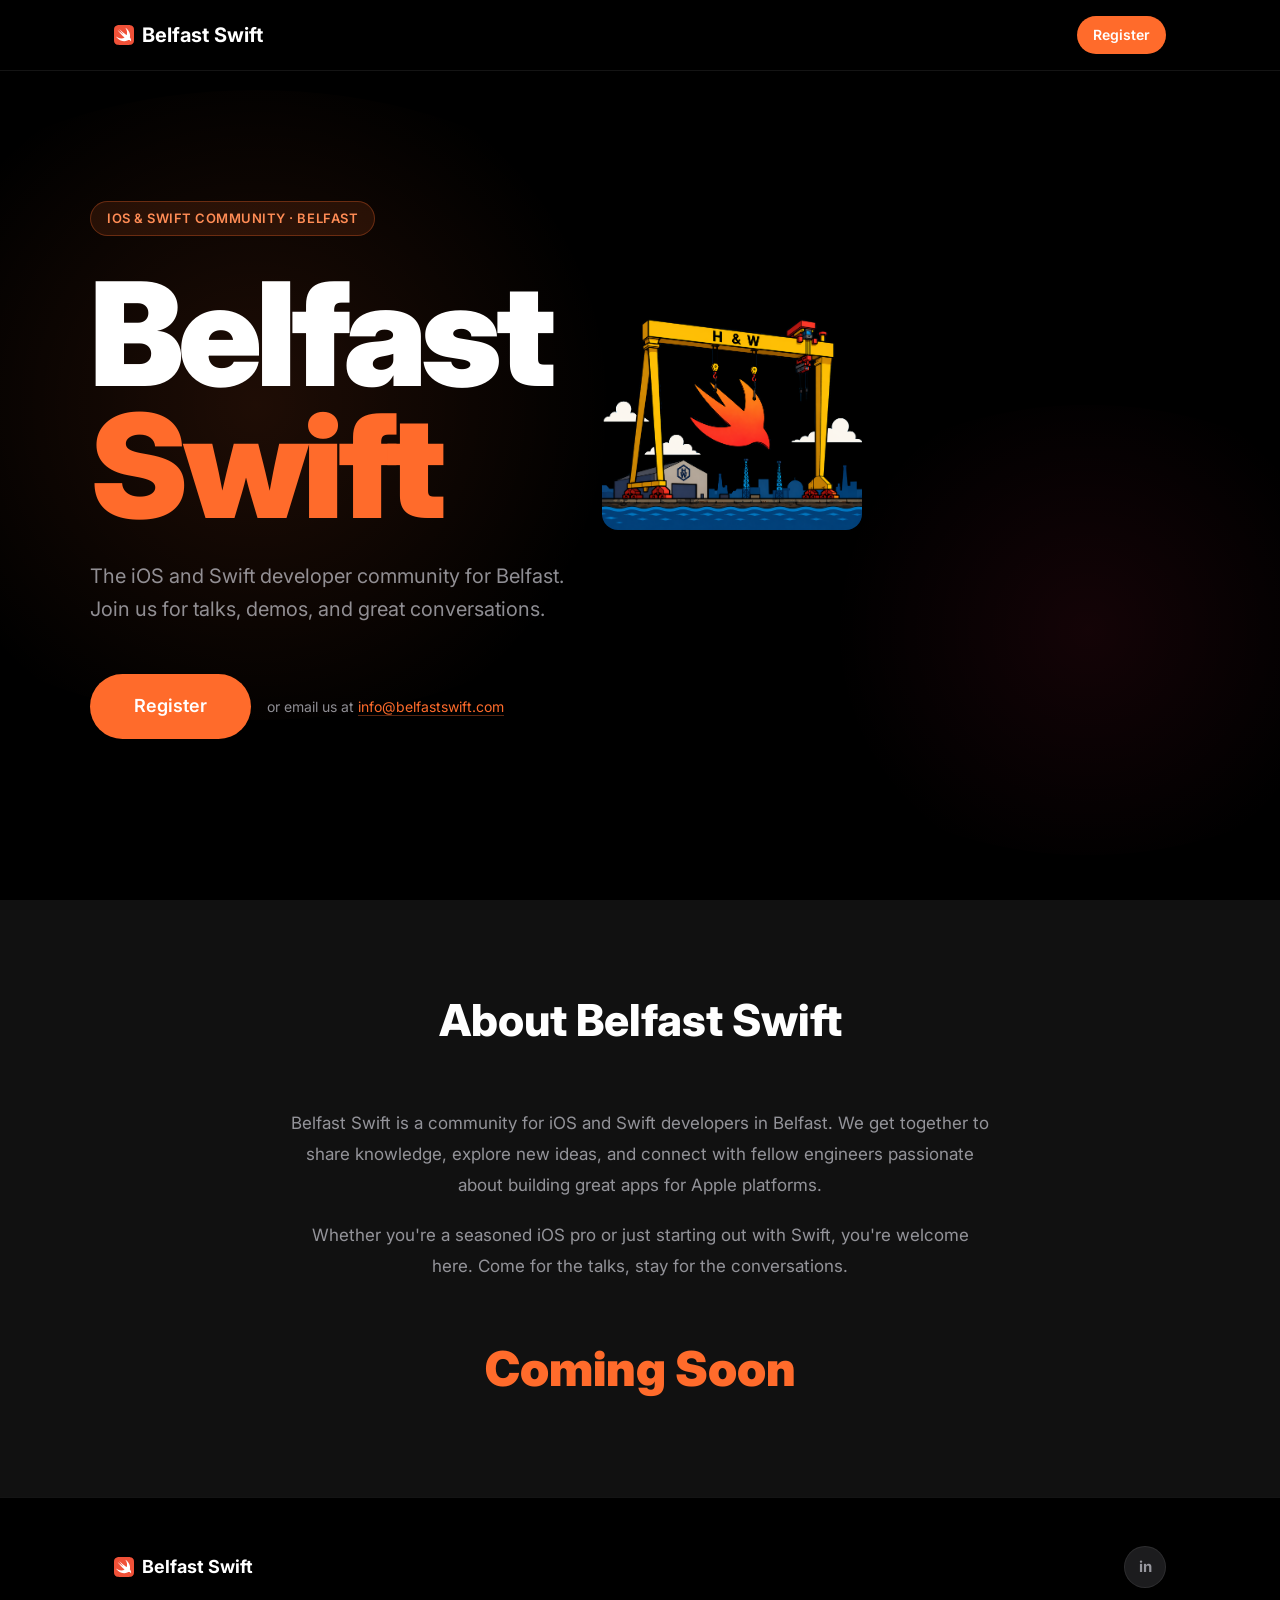
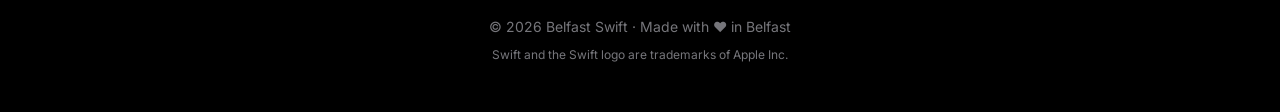
<file: index.html>
<!DOCTYPE html>
<html lang="en" data-theme="swift">
<head>
    <meta charset="UTF-8">
    <meta name="viewport" content="width=device-width, initial-scale=1.0, viewport-fit=cover">
    <title>Belfast Swift — iOS Meetup</title>
    <meta name="description" content="Belfast's iOS & Swift developer community. Join us on 14th May 2026 at ASOS, Custom House, Custom House Square, Belfast.">
    <link rel="preconnect" href="https://fonts.googleapis.com">
    <link rel="preconnect" href="https://fonts.gstatic.com" crossorigin>
    <link href="https://fonts.googleapis.com/css2?family=Inter:wght@400;500;600;700;800;900&display=swap" rel="stylesheet">
    <link rel="stylesheet" href="style.css">
    <script defer src="https://cloud.umami.is/script.js" data-website-id="cdcbf746-5a74-49e8-9160-6a6207dc186e"></script>
</head>
<body>

    <a href="#main-content" class="skip-link">Skip to main content</a>

    <!-- Navigation -->
    <nav class="nav" aria-label="Main">
        <div class="nav__container">
            <a href="index.html" class="nav__logo" aria-label="Belfast Swift — home">
                <svg class="swift-icon" viewBox="0 0 59.391 59.391" aria-hidden="true">
                    <path fill="#F05138" d="M59.387 16.45a82.463 82.463 0 0 0-.027-1.792c-.035-1.301-.112-2.614-.343-3.9-.234-1.307-.618-2.523-1.222-3.71a12.464 12.464 0 0 0-5.453-5.452C51.156.992 49.941.609 48.635.374c-1.288-.232-2.6-.308-3.902-.343a85.714 85.714 0 0 0-1.792-.027C42.23 0 41.52 0 40.813 0H18.578c-.71 0-1.419 0-2.128.004-.597.004-1.195.01-1.792.027-.325.009-.651.02-.978.036-.978.047-1.959.133-2.924.307-.98.176-1.908.436-2.811.81A12.503 12.503 0 0 0 3.89 3.89a12.46 12.46 0 0 0-2.294 3.158C.992 8.235.61 9.45.374 10.758c-.231 1.286-.308 2.599-.343 3.9a85.767 85.767 0 0 0-.027 1.792C-.001 17.16 0 17.869 0 18.578v22.235c0 .71 0 1.418.004 2.128.004.597.01 1.194.027 1.791.035 1.302.112 2.615.343 3.901.235 1.307.618 2.523 1.222 3.71a12.457 12.457 0 0 0 5.453 5.453c1.186.603 2.401.986 3.707 1.22 1.287.232 2.6.31 3.902.344.597.016 1.195.023 1.793.027.709.005 1.417.004 2.127.004h22.235c.709 0 1.418 0 2.128-.004.597-.004 1.194-.011 1.792-.027 1.302-.035 2.614-.112 3.902-.343 1.306-.235 2.521-.618 3.707-1.222a12.461 12.461 0 0 0 5.453-5.452c.604-1.187.987-2.403 1.222-3.71.231-1.286.308-2.6.343-3.9.016-.598.023-1.194.027-1.792.004-.71.004-1.419.004-2.129V18.578c0-.71 0-1.419-.004-2.128z"/>
                    <path fill="#FFF" d="m47.06 36.66-.004-.004c.066-.224.134-.446.191-.675 2.465-9.821-3.55-21.432-13.731-27.546 4.461 6.048 6.434 13.374 4.681 19.78-.156.571-.344 1.12-.552 1.653-.225-.148-.51-.316-.89-.527 0 0-10.127-6.252-21.103-17.312-.288-.29 5.852 8.777 12.822 16.14-3.284-1.843-12.434-8.5-18.227-13.802.712 1.187 1.558 2.33 2.489 3.43C17.573 23.932 23.882 31.5 31.44 37.314c-5.31 3.25-12.814 3.502-20.285.003a30.646 30.646 0 0 1-5.193-3.098c3.162 5.058 8.033 9.423 13.96 11.97 7.07 3.039 14.1 2.833 19.336.05l-.004.007c.024-.016.055-.032.08-.047.214-.116.428-.234.636-.358 2.516-1.306 7.485-2.63 10.152 2.559.654 1.27 2.041-5.46-3.061-11.74z"/>
                </svg>
                Belfast Swift
            </a>
            <div class="nav__right">
                <a href="mailto:info@belfastswift.com?subject=Interest%20in%20attending&body=I'm%20interested%20in%20attending%20the%20next%20Belfast%20Swift%20event!" class="nav__cta" data-umami-event="register_nav">Register</a>
            </div>
        </div>
    </nav>

    <!-- Hero -->
    <main id="main-content">
    <section class="hero" aria-labelledby="hero-heading">
        <div class="hero__bg"></div>
        <div class="hero__container">
            <div class="hero__badge">iOS &amp; Swift Community · Belfast</div>
            <div class="hero__title-row">
                <h1 class="hero__title" id="hero-heading">
                    Belfast<br>
                    <span class="hero__title-accent">Swift</span>
                </h1>
                <img src="BelfastSwiftLogo.PNG" alt="Belfast Swift logo" class="hero__logo">
            </div>
            <p class="hero__subtitle">The iOS and Swift developer community for Belfast. Join us for talks, demos, and great conversations.</p>
            <div class="hero__actions">
                <a href="mailto:info@belfastswift.com?subject=Interest%20in%20attending&body=I'm%20interested%20in%20attending%20the%20next%20Belfast%20Swift%20event!" class="btn btn--primary btn--large" data-umami-event="register_hero">Register</a>
                <p class="hero__email-fallback">or email us at <a href="mailto:info@belfastswift.com" class="hero__email-link">info@belfastswift.com</a></p>
            </div>
        </div>
    </section>

    <!-- About -->
    <section class="about section" id="about" aria-labelledby="about-heading">
        <div class="container">
            <div class="section__header">
                <h2 class="section__title" id="about-heading">About Belfast Swift</h2>
            </div>
            <div class="about__content">
                <p class="about__text">Belfast Swift is a community for iOS and Swift developers in Belfast. We get together to share knowledge, explore new ideas, and connect with fellow engineers passionate about building great apps for Apple platforms.</p>
                <p class="about__text">Whether you're a seasoned iOS pro or just starting out with Swift, you're welcome here. Come for the talks, stay for the conversations.</p>
            </div>
            <div class="about__stats">
                <div class="stat">
                    <div class="stat__number">Coming Soon</div>
                </div>
            </div>
        </div>
    </section>
    </main>

    <!-- Footer -->
    <footer class="footer">
        <div class="container">
            <div class="footer__content">
                <a href="index.html" class="footer__logo" aria-label="Belfast Swift — back to top">
                    <svg class="swift-icon" viewBox="0 0 59.391 59.391" aria-hidden="true">
                        <path fill="#F05138" d="M59.387 16.45a82.463 82.463 0 0 0-.027-1.792c-.035-1.301-.112-2.614-.343-3.9-.234-1.307-.618-2.523-1.222-3.71a12.464 12.464 0 0 0-5.453-5.452C51.156.992 49.941.609 48.635.374c-1.288-.232-2.6-.308-3.902-.343a85.714 85.714 0 0 0-1.792-.027C42.23 0 41.52 0 40.813 0H18.578c-.71 0-1.419 0-2.128.004-.597.004-1.195.01-1.792.027-.325.009-.651.02-.978.036-.978.047-1.959.133-2.924.307-.98.176-1.908.436-2.811.81A12.503 12.503 0 0 0 3.89 3.89a12.46 12.46 0 0 0-2.294 3.158C.992 8.235.61 9.45.374 10.758c-.231 1.286-.308 2.599-.343 3.9a85.767 85.767 0 0 0-.027 1.792C-.001 17.16 0 17.869 0 18.578v22.235c0 .71 0 1.418.004 2.128.004.597.01 1.194.027 1.791.035 1.302.112 2.615.343 3.901.235 1.307.618 2.523 1.222 3.71a12.457 12.457 0 0 0 5.453 5.453c1.186.603 2.401.986 3.707 1.22 1.287.232 2.6.31 3.902.344.597.016 1.195.023 1.793.027.709.005 1.417.004 2.127.004h22.235c.709 0 1.418 0 2.128-.004.597-.004 1.194-.011 1.792-.027 1.302-.035 2.614-.112 3.902-.343 1.306-.235 2.521-.618 3.707-1.222a12.461 12.461 0 0 0 5.453-5.452c.604-1.187.987-2.403 1.222-3.71.231-1.286.308-2.6.343-3.9.016-.598.023-1.194.027-1.792.004-.71.004-1.419.004-2.129V18.578c0-.71 0-1.419-.004-2.128z"/>
                        <path fill="#FFF" d="m47.06 36.66-.004-.004c.066-.224.134-.446.191-.675 2.465-9.821-3.55-21.432-13.731-27.546 4.461 6.048 6.434 13.374 4.681 19.78-.156.571-.344 1.12-.552 1.653-.225-.148-.51-.316-.89-.527 0 0-10.127-6.252-21.103-17.312-.288-.29 5.852 8.777 12.822 16.14-3.284-1.843-12.434-8.5-18.227-13.802.712 1.187 1.558 2.33 2.489 3.43C17.573 23.932 23.882 31.5 31.44 37.314c-5.31 3.25-12.814 3.502-20.285.003a30.646 30.646 0 0 1-5.193-3.098c3.162 5.058 8.033 9.423 13.96 11.97 7.07 3.039 14.1 2.833 19.336.05l-.004.007c.024-.016.055-.032.08-.047.214-.116.428-.234.636-.358 2.516-1.306 7.485-2.63 10.152 2.559.654 1.27 2.041-5.46-3.061-11.74z"/>
                    </svg>
                    Belfast Swift
                </a>
                <div class="footer__social">
                    <a href="https://www.linkedin.com/company/belfast-swift" target="_blank" rel="noopener noreferrer" class="footer__social-link" aria-label="LinkedIn" title="LinkedIn">in</a>
                </div>
            </div>
            <div class="footer__bottom">
                <p>© 2026 Belfast Swift · Made with ❤️ in Belfast</p>
                <p class="footer__trademark">Swift and the Swift logo are trademarks of Apple Inc.</p>
            </div>
        </div>
    </footer>

    <script src="script.js"></script>
</body>
</html>
</file>
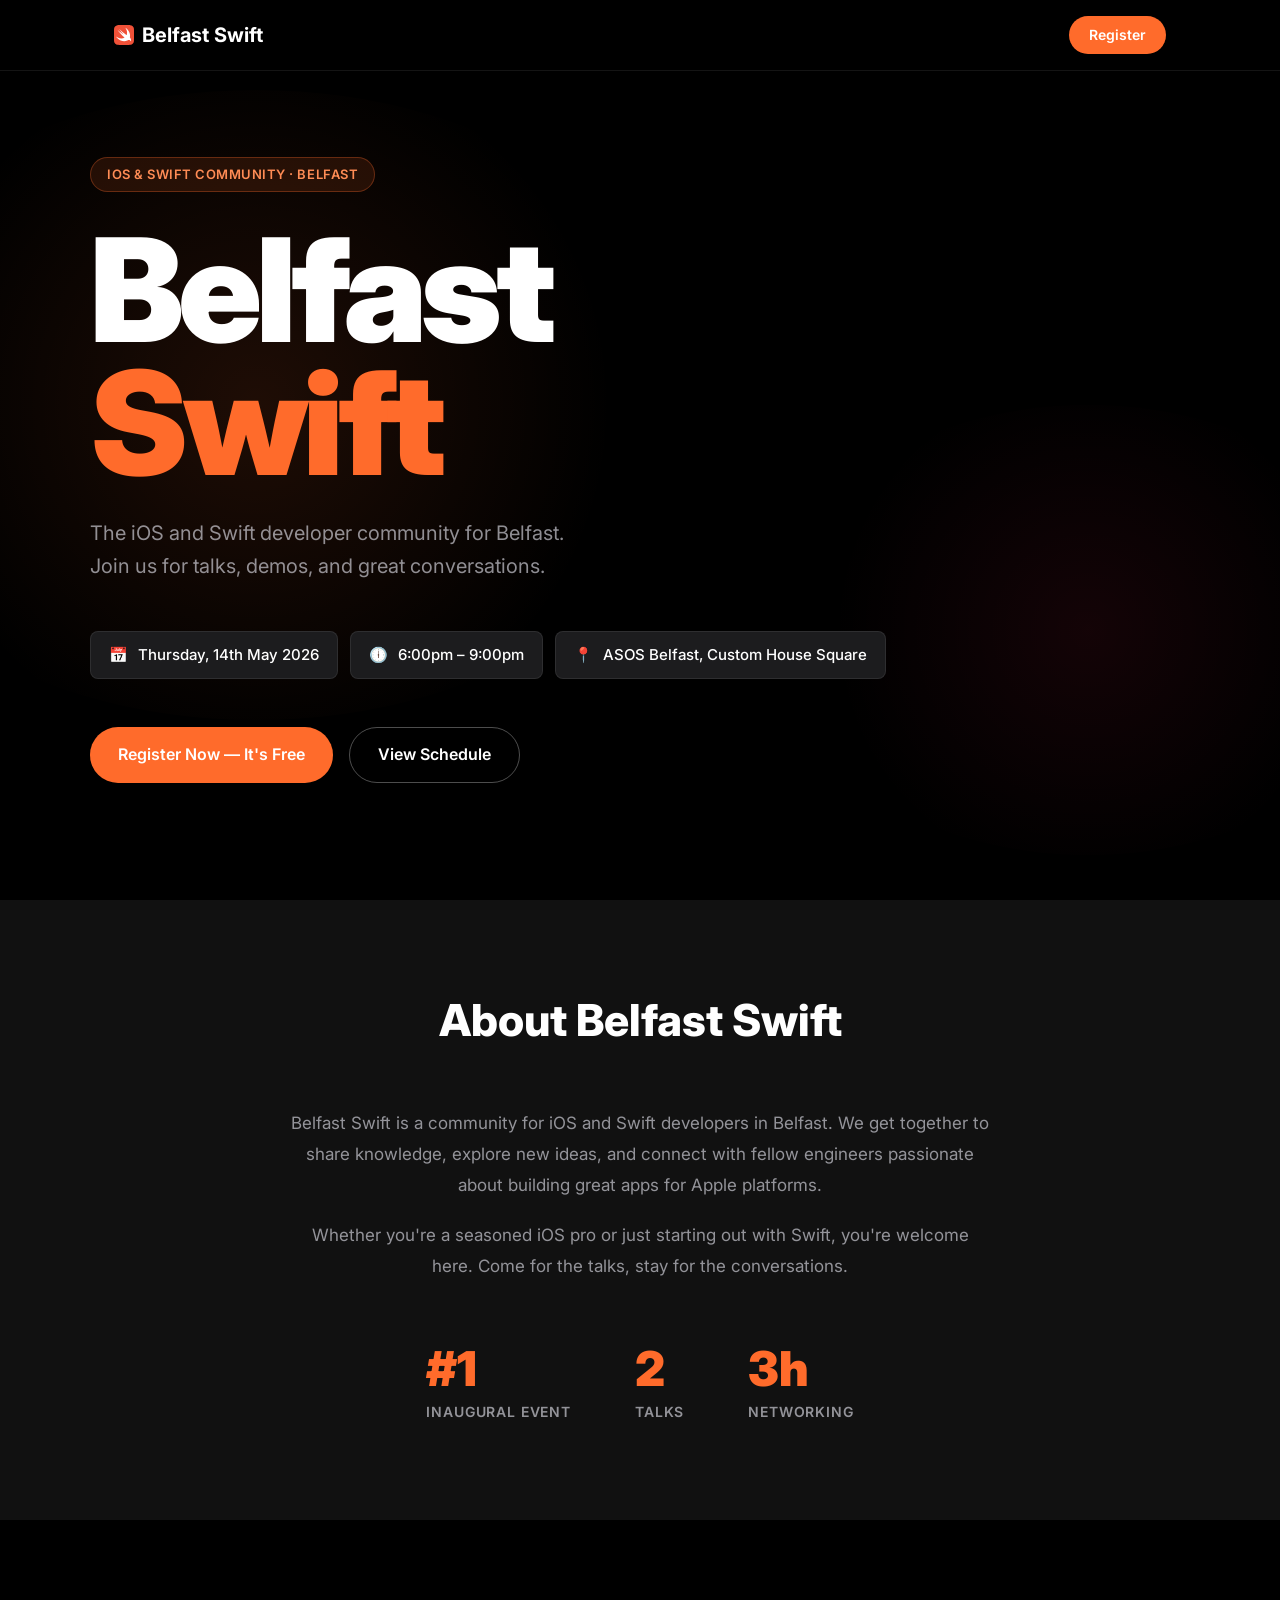
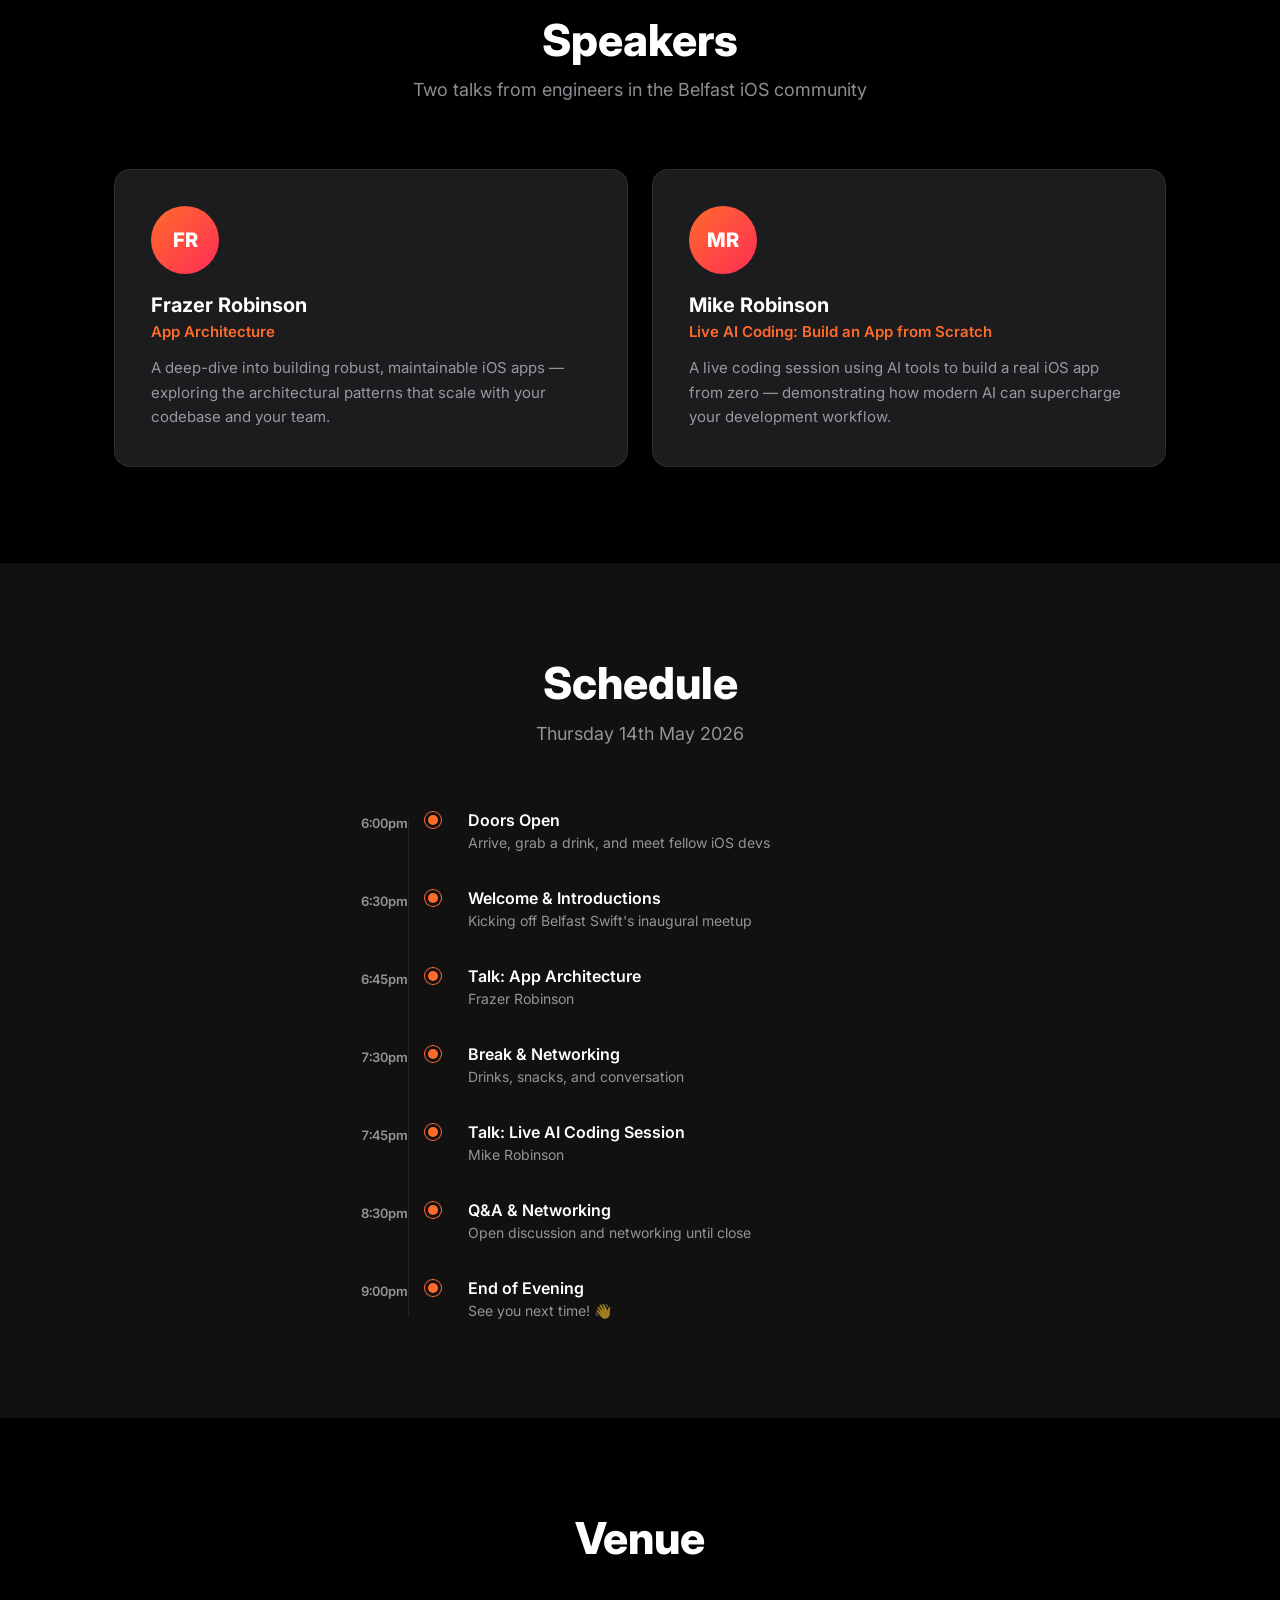
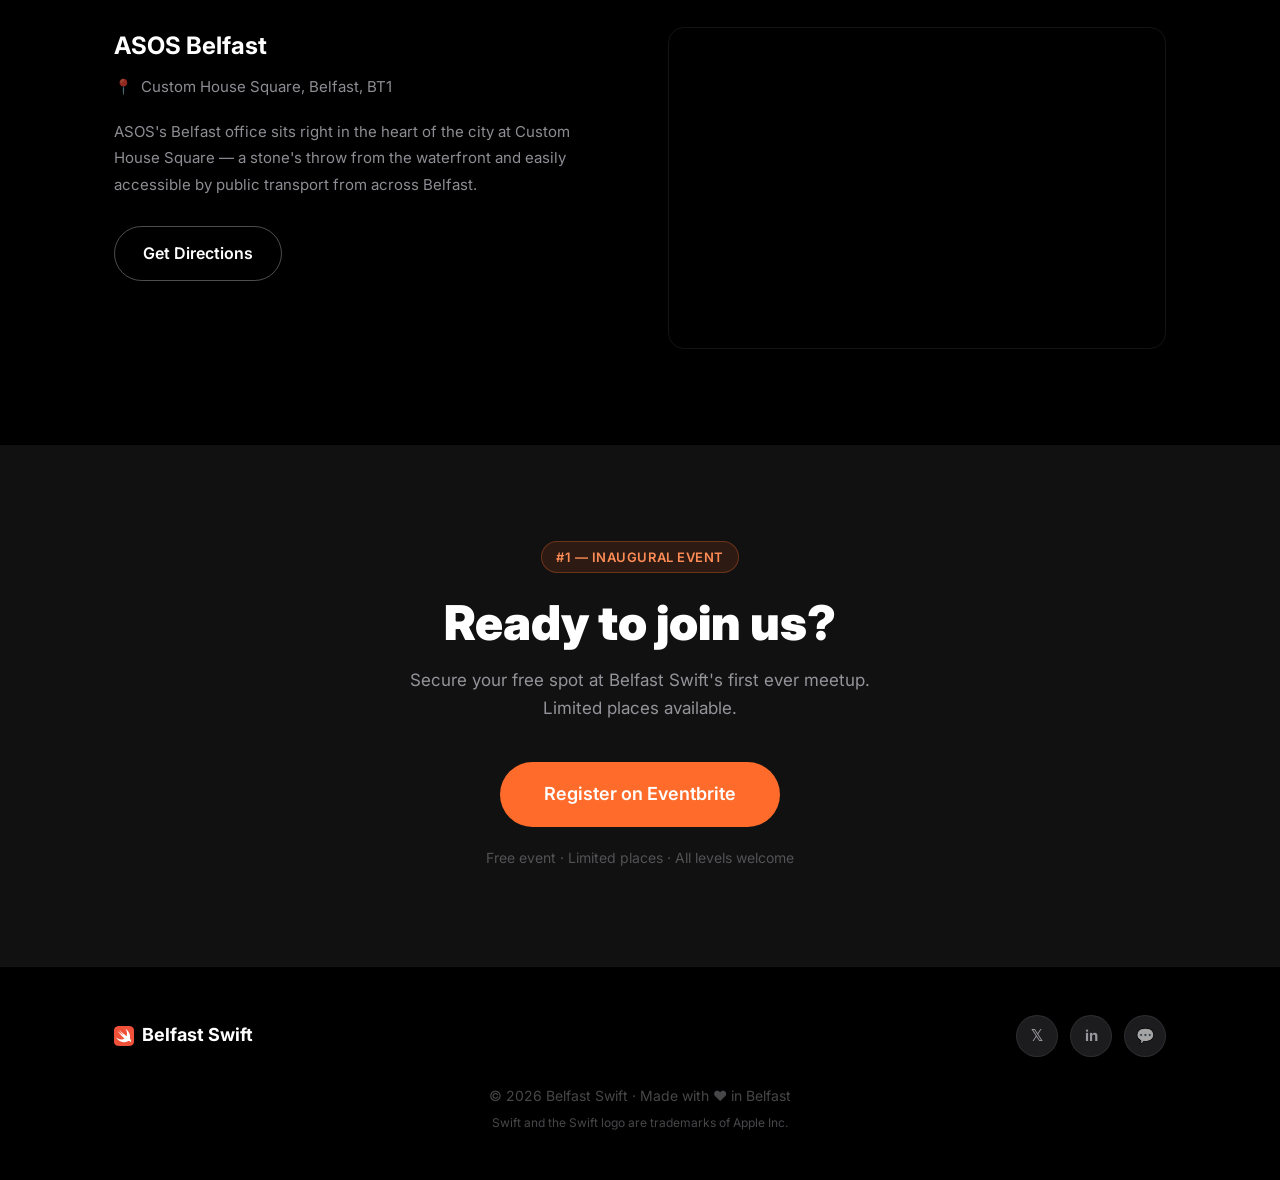
<file: website/index.html>
<!DOCTYPE html>
<html lang="en" data-theme="swift">
<head>
    <meta charset="UTF-8">
    <meta name="viewport" content="width=device-width, initial-scale=1.0">
    <title>Belfast Swift — iOS Meetup</title>
    <meta name="description" content="Belfast's iOS & Swift developer community. Join us on 14th May 2026 at ASOS Belfast, Custom House Square.">
    <link rel="preconnect" href="https://fonts.googleapis.com">
    <link rel="preconnect" href="https://fonts.gstatic.com" crossorigin>
    <link href="https://fonts.googleapis.com/css2?family=Inter:wght@400;500;600;700;800;900&display=swap" rel="stylesheet">
    <link rel="stylesheet" href="style.css">
</head>
<body>

    <!-- Navigation -->
    <nav class="nav">
        <div class="nav__container">
            <div class="nav__logo">
                <svg class="swift-icon" viewBox="0 0 59.391 59.391" aria-hidden="true">
                    <path fill="#F05138" d="M59.387 16.45a82.463 82.463 0 0 0-.027-1.792c-.035-1.301-.112-2.614-.343-3.9-.234-1.307-.618-2.523-1.222-3.71a12.464 12.464 0 0 0-5.453-5.452C51.156.992 49.941.609 48.635.374c-1.288-.232-2.6-.308-3.902-.343a85.714 85.714 0 0 0-1.792-.027C42.23 0 41.52 0 40.813 0H18.578c-.71 0-1.419 0-2.128.004-.597.004-1.195.01-1.792.027-.325.009-.651.02-.978.036-.978.047-1.959.133-2.924.307-.98.176-1.908.436-2.811.81A12.503 12.503 0 0 0 3.89 3.89a12.46 12.46 0 0 0-2.294 3.158C.992 8.235.61 9.45.374 10.758c-.231 1.286-.308 2.599-.343 3.9a85.767 85.767 0 0 0-.027 1.792C-.001 17.16 0 17.869 0 18.578v22.235c0 .71 0 1.418.004 2.128.004.597.01 1.194.027 1.791.035 1.302.112 2.615.343 3.901.235 1.307.618 2.523 1.222 3.71a12.457 12.457 0 0 0 5.453 5.453c1.186.603 2.401.986 3.707 1.22 1.287.232 2.6.31 3.902.344.597.016 1.195.023 1.793.027.709.005 1.417.004 2.127.004h22.235c.709 0 1.418 0 2.128-.004.597-.004 1.194-.011 1.792-.027 1.302-.035 2.614-.112 3.902-.343 1.306-.235 2.521-.618 3.707-1.222a12.461 12.461 0 0 0 5.453-5.452c.604-1.187.987-2.403 1.222-3.71.231-1.286.308-2.6.343-3.9.016-.598.023-1.194.027-1.792.004-.71.004-1.419.004-2.129V18.578c0-.71 0-1.419-.004-2.128z"/>
                    <path fill="#FFF" d="m47.06 36.66-.004-.004c.066-.224.134-.446.191-.675 2.465-9.821-3.55-21.432-13.731-27.546 4.461 6.048 6.434 13.374 4.681 19.78-.156.571-.344 1.12-.552 1.653-.225-.148-.51-.316-.89-.527 0 0-10.127-6.252-21.103-17.312-.288-.29 5.852 8.777 12.822 16.14-3.284-1.843-12.434-8.5-18.227-13.802.712 1.187 1.558 2.33 2.489 3.43C17.573 23.932 23.882 31.5 31.44 37.314c-5.31 3.25-12.814 3.502-20.285.003a30.646 30.646 0 0 1-5.193-3.098c3.162 5.058 8.033 9.423 13.96 11.97 7.07 3.039 14.1 2.833 19.336.05l-.004.007c.024-.016.055-.032.08-.047.214-.116.428-.234.636-.358 2.516-1.306 7.485-2.63 10.152 2.559.654 1.27 2.041-5.46-3.061-11.74z"/>
                </svg>
                Belfast Swift
            </div>
            <div class="nav__right">
                <a href="#rsvp" class="nav__cta">Register</a>
            </div>
        </div>
    </nav>

    <!-- Hero -->
    <section class="hero">
        <div class="hero__bg"></div>
        <div class="hero__container">
            <div class="hero__badge">iOS &amp; Swift Community · Belfast</div>
            <h1 class="hero__title">
                Belfast<br>
                <span class="hero__title-accent">Swift</span>
            </h1>
            <p class="hero__subtitle">The iOS and Swift developer community for Belfast. Join us for talks, demos, and great conversations.</p>
            <div class="hero__event-details">
                <div class="hero__detail">
                    <span class="hero__detail-icon">📅</span>
                    <span>Thursday, 14th May 2026</span>
                </div>
                <div class="hero__detail">
                    <span class="hero__detail-icon">🕕</span>
                    <span>6:00pm – 9:00pm</span>
                </div>
                <div class="hero__detail">
                    <span class="hero__detail-icon">📍</span>
                    <span>ASOS Belfast, Custom House Square</span>
                </div>
            </div>
            <div class="hero__actions">
                <a href="#rsvp" class="btn btn--primary">Register Now — It's Free</a>
                <a href="#schedule" class="btn btn--secondary">View Schedule</a>
            </div>
        </div>
    </section>

    <!-- About -->
    <section class="about section" id="about">
        <div class="container">
            <div class="section__header">
                <h2 class="section__title">About Belfast Swift</h2>
            </div>
            <div class="about__content">
                <p class="about__text">Belfast Swift is a community for iOS and Swift developers in Belfast. We get together to share knowledge, explore new ideas, and connect with fellow engineers passionate about building great apps for Apple platforms.</p>
                <p class="about__text">Whether you're a seasoned iOS pro or just starting out with Swift, you're welcome here. Come for the talks, stay for the conversations.</p>
            </div>
            <div class="about__stats">
                <div class="stat">
                    <div class="stat__number">#1</div>
                    <div class="stat__label">Inaugural Event</div>
                </div>
                <div class="stat">
                    <div class="stat__number">2</div>
                    <div class="stat__label">Talks</div>
                </div>
                <div class="stat">
                    <div class="stat__number">3h</div>
                    <div class="stat__label">Networking</div>
                </div>
            </div>
        </div>
    </section>

    <!-- Speakers -->
    <section class="speakers section" id="speakers">
        <div class="container">
            <div class="section__header">
                <h2 class="section__title">Speakers</h2>
                <p class="section__subtitle">Two talks from engineers in the Belfast iOS community</p>
            </div>
            <div class="speakers__grid">
                <div class="speaker-card">
                    <div class="speaker-card__avatar">FR</div>
                    <div class="speaker-card__content">
                        <h3 class="speaker-card__name">Frazer Robinson</h3>
                        <p class="speaker-card__talk">App Architecture</p>
                        <p class="speaker-card__bio">A deep-dive into building robust, maintainable iOS apps — exploring the architectural patterns that scale with your codebase and your team.</p>
                    </div>
                </div>
                <div class="speaker-card">
                    <div class="speaker-card__avatar">MR</div>
                    <div class="speaker-card__content">
                        <h3 class="speaker-card__name">Mike Robinson</h3>
                        <p class="speaker-card__talk">Live AI Coding: Build an App from Scratch</p>
                        <p class="speaker-card__bio">A live coding session using AI tools to build a real iOS app from zero — demonstrating how modern AI can supercharge your development workflow.</p>
                    </div>
                </div>
            </div>
        </div>
    </section>

    <!-- Schedule -->
    <section class="schedule section" id="schedule">
        <div class="container">
            <div class="section__header">
                <h2 class="section__title">Schedule</h2>
                <p class="section__subtitle">Thursday 14th May 2026</p>
            </div>
            <div class="timeline">
                <div class="timeline__item">
                    <div class="timeline__time">6:00pm</div>
                    <div class="timeline__dot"></div>
                    <div class="timeline__content">
                        <h3>Doors Open</h3>
                        <p>Arrive, grab a drink, and meet fellow iOS devs</p>
                    </div>
                </div>
                <div class="timeline__item">
                    <div class="timeline__time">6:30pm</div>
                    <div class="timeline__dot"></div>
                    <div class="timeline__content">
                        <h3>Welcome &amp; Introductions</h3>
                        <p>Kicking off Belfast Swift's inaugural meetup</p>
                    </div>
                </div>
                <div class="timeline__item">
                    <div class="timeline__time">6:45pm</div>
                    <div class="timeline__dot"></div>
                    <div class="timeline__content">
                        <h3>Talk: App Architecture</h3>
                        <p>Frazer Robinson</p>
                    </div>
                </div>
                <div class="timeline__item">
                    <div class="timeline__time">7:30pm</div>
                    <div class="timeline__dot"></div>
                    <div class="timeline__content">
                        <h3>Break &amp; Networking</h3>
                        <p>Drinks, snacks, and conversation</p>
                    </div>
                </div>
                <div class="timeline__item">
                    <div class="timeline__time">7:45pm</div>
                    <div class="timeline__dot"></div>
                    <div class="timeline__content">
                        <h3>Talk: Live AI Coding Session</h3>
                        <p>Mike Robinson</p>
                    </div>
                </div>
                <div class="timeline__item">
                    <div class="timeline__time">8:30pm</div>
                    <div class="timeline__dot"></div>
                    <div class="timeline__content">
                        <h3>Q&amp;A &amp; Networking</h3>
                        <p>Open discussion and networking until close</p>
                    </div>
                </div>
                <div class="timeline__item">
                    <div class="timeline__time">9:00pm</div>
                    <div class="timeline__dot"></div>
                    <div class="timeline__content">
                        <h3>End of Evening</h3>
                        <p>See you next time! 👋</p>
                    </div>
                </div>
            </div>
        </div>
    </section>

    <!-- Venue -->
    <section class="venue section" id="venue">
        <div class="container">
            <div class="section__header">
                <h2 class="section__title">Venue</h2>
            </div>
            <div class="venue__content">
                <div class="venue__info">
                    <div class="venue__name">ASOS Belfast</div>
                    <div class="venue__address">
                        <span>📍</span>
                        Custom House Square, Belfast, BT1
                    </div>
                    <p class="venue__description">ASOS's Belfast office sits right in the heart of the city at Custom House Square — a stone's throw from the waterfront and easily accessible by public transport from across Belfast.</p>
                    <a href="https://maps.google.com/?q=Custom+House+Square,+Belfast" target="_blank" rel="noopener noreferrer" class="btn btn--secondary">Get Directions</a>
                </div>
                <div class="venue__map">
                    <iframe
                        src="https://www.google.com/maps?q=Custom+House+Square,+Belfast&output=embed"
                        width="100%"
                        height="320"
                        style="border:0;"
                        allowfullscreen=""
                        loading="lazy"
                        referrerpolicy="no-referrer-when-downgrade"
                        title="ASOS Belfast, Custom House Square">
                    </iframe>
                </div>
            </div>
        </div>
    </section>

    <!-- RSVP -->
    <section class="rsvp section" id="rsvp">
        <div class="container">
            <div class="rsvp__content">
                <div class="rsvp__badge">#1 — Inaugural Event</div>
                <h2 class="rsvp__title">Ready to join us?</h2>
                <p class="rsvp__subtitle">Secure your free spot at Belfast Swift's first ever meetup. Limited places available.</p>
                <a href="#" class="btn btn--primary btn--large">Register on Eventbrite</a>
                <p class="rsvp__note">Free event · Limited places · All levels welcome</p>
            </div>
        </div>
    </section>

    <!-- Footer -->
    <footer class="footer">
        <div class="container">
            <div class="footer__content">
                <div class="footer__logo">
                    <svg class="swift-icon" viewBox="0 0 59.391 59.391" aria-hidden="true">
                        <path fill="#F05138" d="M59.387 16.45a82.463 82.463 0 0 0-.027-1.792c-.035-1.301-.112-2.614-.343-3.9-.234-1.307-.618-2.523-1.222-3.71a12.464 12.464 0 0 0-5.453-5.452C51.156.992 49.941.609 48.635.374c-1.288-.232-2.6-.308-3.902-.343a85.714 85.714 0 0 0-1.792-.027C42.23 0 41.52 0 40.813 0H18.578c-.71 0-1.419 0-2.128.004-.597.004-1.195.01-1.792.027-.325.009-.651.02-.978.036-.978.047-1.959.133-2.924.307-.98.176-1.908.436-2.811.81A12.503 12.503 0 0 0 3.89 3.89a12.46 12.46 0 0 0-2.294 3.158C.992 8.235.61 9.45.374 10.758c-.231 1.286-.308 2.599-.343 3.9a85.767 85.767 0 0 0-.027 1.792C-.001 17.16 0 17.869 0 18.578v22.235c0 .71 0 1.418.004 2.128.004.597.01 1.194.027 1.791.035 1.302.112 2.615.343 3.901.235 1.307.618 2.523 1.222 3.71a12.457 12.457 0 0 0 5.453 5.453c1.186.603 2.401.986 3.707 1.22 1.287.232 2.6.31 3.902.344.597.016 1.195.023 1.793.027.709.005 1.417.004 2.127.004h22.235c.709 0 1.418 0 2.128-.004.597-.004 1.194-.011 1.792-.027 1.302-.035 2.614-.112 3.902-.343 1.306-.235 2.521-.618 3.707-1.222a12.461 12.461 0 0 0 5.453-5.452c.604-1.187.987-2.403 1.222-3.71.231-1.286.308-2.6.343-3.9.016-.598.023-1.194.027-1.792.004-.71.004-1.419.004-2.129V18.578c0-.71 0-1.419-.004-2.128z"/>
                        <path fill="#FFF" d="m47.06 36.66-.004-.004c.066-.224.134-.446.191-.675 2.465-9.821-3.55-21.432-13.731-27.546 4.461 6.048 6.434 13.374 4.681 19.78-.156.571-.344 1.12-.552 1.653-.225-.148-.51-.316-.89-.527 0 0-10.127-6.252-21.103-17.312-.288-.29 5.852 8.777 12.822 16.14-3.284-1.843-12.434-8.5-18.227-13.802.712 1.187 1.558 2.33 2.489 3.43C17.573 23.932 23.882 31.5 31.44 37.314c-5.31 3.25-12.814 3.502-20.285.003a30.646 30.646 0 0 1-5.193-3.098c3.162 5.058 8.033 9.423 13.96 11.97 7.07 3.039 14.1 2.833 19.336.05l-.004.007c.024-.016.055-.032.08-.047.214-.116.428-.234.636-.358 2.516-1.306 7.485-2.63 10.152 2.559.654 1.27 2.041-5.46-3.061-11.74z"/>
                    </svg>
                    Belfast Swift
                </div>
                <div class="footer__social">
                    <a href="#" class="footer__social-link" aria-label="X / Twitter" title="X / Twitter">𝕏</a>
                    <a href="#" class="footer__social-link" aria-label="LinkedIn" title="LinkedIn">in</a>
                    <a href="#" class="footer__social-link" aria-label="Slack" title="Slack">💬</a>
                </div>
            </div>
            <div class="footer__bottom">
                <p>© 2026 Belfast Swift · Made with ❤️ in Belfast</p>
                <p class="footer__trademark">Swift and the Swift logo are trademarks of Apple Inc.</p>
            </div>
        </div>
    </footer>

    <script src="script.js"></script>
</body>
</html>
</file>
<file: style.css>
/* =============================================
   BELFAST SWIFT — THEME DEFINITIONS
   Theme 1: Swift/Apple (dark, orange accent)
   Theme 4: Belfast (dark green, gold accent)
   ============================================= */

:root,
[data-theme="swift"] {
    --bg-primary:       #000000;
    --bg-secondary:     #111111;
    --bg-card:          #1C1C1E;
    --bg-card-hover:    #2C2C2E;

    --text-primary:     #FFFFFF;
    --text-secondary:   rgba(235, 235, 245, 0.6);
    --text-tertiary:    rgba(235, 235, 245, 0.50);

    --accent:           #FF6B2B;
    --accent-alt:       #FF2D55;
    --accent-hover:     #FF8C55;

    --border:           rgba(255, 255, 255, 0.08);
    --border-accent:    rgba(255, 107, 43, 0.35);

    --hero-glow-a:      rgba(255, 107, 43, 0.12);
    --hero-glow-b:      rgba(255, 45, 85, 0.08);

    --btn-primary-bg:   #FF6B2B;
    --btn-primary-fg:   #FFFFFF;
    --btn-outline-fg:   #FFFFFF;
    --btn-outline-bd:   rgba(255, 255, 255, 0.3);

    --badge-bg:         rgba(255, 107, 43, 0.12);
    --badge-fg:         #FF8C55;
    --badge-bd:         rgba(255, 107, 43, 0.3);

    --timeline-dot:     #FF6B2B;
    --stat-fg:          #FF6B2B;

    --nav-bg:           rgba(0, 0, 0, 0.75);
    --card-shadow:      0 12px 40px rgba(0, 0, 0, 0.5);

    --radius:    16px;
    --radius-sm:  8px;
    --radius-xs:  6px;
}

[data-theme="belfast"] {
    --bg-primary:       #0C1A0C;
    --bg-secondary:     #142114;
    --bg-card:          #1C3020;
    --bg-card-hover:    #264228;

    --text-primary:     #FFFFFF;
    --text-secondary:   rgba(255, 255, 255, 0.62);
    --text-tertiary:    rgba(255, 255, 255, 0.50);

    --accent:           #D4AF37;
    --accent-alt:       #007A33;
    --accent-hover:     #EFD060;

    --border:           rgba(212, 175, 55, 0.12);
    --border-accent:    rgba(212, 175, 55, 0.4);

    --hero-glow-a:      rgba(0, 122, 51, 0.18);
    --hero-glow-b:      rgba(212, 175, 55, 0.12);

    --btn-primary-bg:   #D4AF37;
    --btn-primary-fg:   #0C1A0C;
    --btn-outline-fg:   #D4AF37;
    --btn-outline-bd:   rgba(212, 175, 55, 0.4);

    --badge-bg:         rgba(0, 122, 51, 0.18);
    --badge-fg:         #7FD09F;
    --badge-bd:         rgba(0, 122, 51, 0.4);

    --timeline-dot:     #D4AF37;
    --stat-fg:          #D4AF37;

    --nav-bg:           rgba(12, 26, 12, 0.8);
    --card-shadow:      0 12px 40px rgba(0, 0, 0, 0.55);

    --radius:    16px;
    --radius-sm:  8px;
    --radius-xs:  6px;
}

/* =============================================
   SKIP LINK
   ============================================= */

.skip-link {
    position: absolute;
    top: -100%;
    left: 16px;
    z-index: 999;
    padding: 8px 16px;
    background: var(--accent);
    color: var(--btn-primary-fg);
    border-radius: var(--radius-sm);
    font-weight: 600;
    transition: top 0.2s ease;
}

.skip-link:focus {
    top: 16px;
    outline: 2px solid var(--btn-primary-fg);
    outline-offset: 2px;
}

/* =============================================
   FOCUS STYLES
   ============================================= */

:focus {
    outline: none;
}

:focus-visible {
    outline: 2px solid var(--accent);
    outline-offset: 3px;
    border-radius: 4px;
}

/* =============================================
   RESET & BASE
   ============================================= */

*, *::before, *::after {
    box-sizing: border-box;
    margin: 0;
    padding: 0;
}

html {
    scroll-behavior: smooth;
    background-color: var(--bg-primary);
}

body {
    font-family: -apple-system, BlinkMacSystemFont, 'Inter', 'Segoe UI', system-ui, sans-serif;
    background-color: var(--bg-primary);
    color: var(--text-primary);
    line-height: 1.6;
    overflow-x: hidden;
    transition: background-color 0.4s ease, color 0.4s ease;
}

a {
    text-decoration: none;
    color: inherit;
}

h1, h2, h3 {
    line-height: 1.1;
}

/* =============================================
   LAYOUT
   ============================================= */

.container {
    max-width: 1100px;
    margin: 0 auto;
    padding: 0 24px;
}

.section {
    padding: 96px 0;
}

.section__header {
    text-align: center;
    margin-bottom: 64px;
}

.section__title {
    font-size: clamp(2rem, 4vw, 2.75rem);
    font-weight: 800;
    color: var(--text-primary);
    margin-bottom: 12px;
}

.section__subtitle {
    font-size: 1.125rem;
    color: var(--text-secondary);
}

/* =============================================
   BUTTONS
   ============================================= */

.btn {
    display: inline-flex;
    align-items: center;
    justify-content: center;
    padding: 14px 28px;
    border-radius: 100px;
    font-size: 1rem;
    font-weight: 600;
    cursor: pointer;
    transition: opacity 0.2s ease, transform 0.2s ease, background 0.4s ease, color 0.4s ease, border-color 0.4s ease;
    border: none;
    white-space: nowrap;
}

.btn--primary {
    background: var(--btn-primary-bg);
    color: var(--btn-primary-fg);
}

.btn--primary:hover {
    opacity: 0.88;
    transform: translateY(-2px);
}

.btn--secondary {
    background: transparent;
    color: var(--btn-outline-fg);
    border: 1.5px solid var(--btn-outline-bd);
}

.btn--secondary:hover {
    background: var(--border);
    transform: translateY(-2px);
}

.btn--large {
    padding: 18px 44px;
    font-size: 1.125rem;
}

/* =============================================
   NAVIGATION
   ============================================= */

.nav {
    position: fixed;
    top: 0;
    left: 0;
    right: 0;
    z-index: 100;
    background: var(--nav-bg);
    backdrop-filter: blur(24px);
    -webkit-backdrop-filter: blur(24px);
    border-bottom: 1px solid var(--border);
    transition: background-color 0.4s ease, border-color 0.4s ease;
    padding-top: env(safe-area-inset-top, 0px);
}

.nav__container {
    max-width: 1100px;
    margin: 0 auto;
    padding: 16px 24px;
    display: flex;
    align-items: center;
    justify-content: space-between;
}

.nav__logo,
a.nav__logo {
    font-size: 1.25rem;
    font-weight: 700;
    display: flex;
    align-items: center;
    gap: 8px;
    color: var(--text-primary);
    text-decoration: none;
}

.nav__logo-icon {
    font-size: 1.1rem;
}

.swift-icon {
    width: 20px;
    height: 20px;
    flex-shrink: 0;
}

.nav__right {
    display: flex;
    align-items: center;
    gap: 12px;
}

.nav__cta {
    display: inline-flex;
    padding: 8px 16px;
    background: var(--btn-primary-bg);
    color: var(--btn-primary-fg);
    border-radius: 100px;
    font-size: 0.875rem;
    font-weight: 600;
    transition: opacity 0.2s ease, background 0.4s ease, color 0.4s ease;
    cursor: pointer;
}

.nav__cta:hover {
    opacity: 0.88;
}

.hero {
    position: relative;
    min-height: 100vh;
    min-height: 100svh;
    display: flex;
    align-items: center;
    padding: calc(120px + env(safe-area-inset-top, 0px)) 24px 80px;
    overflow: hidden;
}

.hero__bg {
    position: absolute;
    inset: 0;
    pointer-events: none;
    transition: background 0.4s ease;
}

.hero__bg::before {
    content: '';
    position: absolute;
    top: 10%;
    left: -15%;
    width: 70%;
    height: 70%;
    background: radial-gradient(circle, var(--hero-glow-a) 0%, transparent 65%);
    border-radius: 50%;
    transition: background 0.4s ease;
}

.hero__bg::after {
    content: '';
    position: absolute;
    bottom: 5%;
    right: -10%;
    width: 50%;
    height: 50%;
    background: radial-gradient(circle, var(--hero-glow-b) 0%, transparent 65%);
    border-radius: 50%;
    transition: background 0.4s ease;
}

.hero__container {
    position: relative;
    z-index: 1;
    max-width: 1100px;
    margin: 0 auto;
    width: 100%;
}

.hero__badge {
    display: inline-flex;
    align-items: center;
    background: var(--badge-bg);
    color: var(--badge-fg);
    border: 1px solid var(--badge-bd);
    padding: 6px 16px;
    border-radius: 100px;
    font-size: 0.8125rem;
    font-weight: 600;
    letter-spacing: 0.04em;
    text-transform: uppercase;
    margin-bottom: 32px;
    transition: background 0.4s ease, color 0.4s ease, border-color 0.4s ease;
}

.hero__title-row {
    display: flex;
    align-items: center;
    gap: clamp(24px, 4vw, 56px);
    margin-bottom: 28px;
}

.hero__logo {
    height: clamp(140px, 22vw, 260px);
    width: auto;
    flex-shrink: 0;
    border-radius: var(--radius);
}

.hero__title {
    font-size: clamp(2.5rem, 12vw, 9rem);
    font-weight: 900;
    letter-spacing: -0.04em;
    line-height: 0.92;
    margin-bottom: 0;
    color: var(--text-primary);
}

.hero__title-accent {
    color: var(--accent);
    transition: color 0.4s ease;
}

.hero__subtitle {
    font-size: clamp(1.0625rem, 2vw, 1.25rem);
    color: var(--text-secondary);
    max-width: 500px;
    margin-bottom: 48px;
    line-height: 1.65;
}

.hero__event-details {
    display: flex;
    flex-wrap: wrap;
    gap: 12px;
    margin-bottom: 48px;
}

.hero__detail {
    display: flex;
    align-items: center;
    gap: 10px;
    background: var(--bg-card);
    border: 1px solid var(--border);
    padding: 11px 18px;
    border-radius: var(--radius-sm);
    font-size: 0.9375rem;
    font-weight: 500;
    transition: background 0.4s ease, border-color 0.4s ease;
}

.hero__actions {
    display: flex;
    flex-wrap: wrap;
    align-items: center;
    gap: 16px;
}

.hero__email-fallback {
    font-size: 0.875rem;
    color: var(--text-secondary);
}

.hero__email-link {
    color: var(--accent);
    text-decoration: underline;
    text-decoration-color: var(--border-accent);
    text-underline-offset: 3px;
    transition: color 0.2s ease, text-decoration-color 0.2s ease;
}

.hero__email-link:hover {
    color: var(--accent-hover);
    text-decoration-color: var(--accent-hover);
}

/* =============================================
   ABOUT
   ============================================= */

.about {
    background: var(--bg-secondary);
    transition: background-color 0.4s ease;
}

.about__content {
    max-width: 700px;
    margin: 0 auto 64px;
    text-align: center;
}

.about__text {
    font-size: 1.0625rem;
    color: var(--text-secondary);
    margin-bottom: 20px;
    line-height: 1.8;
}

.about__stats {
    display: flex;
    justify-content: center;
    gap: 64px;
    flex-wrap: wrap;
}

.stat__number {
    font-size: 3rem;
    font-weight: 900;
    color: var(--stat-fg);
    line-height: 1;
    margin-bottom: 8px;
    transition: color 0.4s ease;
}

.stat__label {
    font-size: 0.875rem;
    color: var(--text-secondary);
    font-weight: 600;
    text-transform: uppercase;
    letter-spacing: 0.06em;
}

/* =============================================
   SPEAKERS
   ============================================= */

.speakers {
    background: var(--bg-primary);
    transition: background-color 0.4s ease;
}

.speakers__grid {
    display: grid;
    grid-template-columns: repeat(auto-fit, minmax(320px, 1fr));
    gap: 24px;
}

.speaker-card {
    background: var(--bg-card);
    border: 1px solid var(--border);
    border-radius: var(--radius);
    padding: 36px;
    display: flex;
    flex-direction: column;
    gap: 20px;
    transition: transform 0.25s ease, box-shadow 0.25s ease, border-color 0.25s ease, background-color 0.4s ease;
}

.speaker-card:hover {
    border-color: var(--border-accent);
    transform: translateY(-5px);
    box-shadow: var(--card-shadow);
}

.speaker-card__avatar {
    width: 68px;
    height: 68px;
    border-radius: 50%;
    background: linear-gradient(135deg, var(--accent), var(--accent-alt));
    display: flex;
    align-items: center;
    justify-content: center;
    font-size: 1.25rem;
    font-weight: 800;
    color: white;
    flex-shrink: 0;
    transition: background 0.4s ease;
}

.speaker-card__name {
    font-size: 1.25rem;
    font-weight: 700;
    margin-bottom: 4px;
}

.speaker-card__talk {
    color: var(--accent);
    font-weight: 600;
    font-size: 0.9375rem;
    margin-bottom: 12px;
    transition: color 0.4s ease;
}

.speaker-card__bio {
    color: var(--text-secondary);
    font-size: 0.9375rem;
    line-height: 1.65;
}

/* =============================================
   SCHEDULE
   ============================================= */

.schedule {
    background: var(--bg-secondary);
    transition: background-color 0.4s ease;
}

.timeline {
    max-width: 640px;
    margin: 0 auto;
    position: relative;
}

.timeline::before {
    content: '';
    position: absolute;
    left: 88px;
    top: 6px;
    bottom: 6px;
    width: 1px;
    background: var(--border);
    transition: background 0.4s ease;
}

.timeline__item {
    display: grid;
    grid-template-columns: 88px 20px 1fr;
    column-gap: 20px;
    padding-bottom: 36px;
    align-items: start;
}

.timeline__item:last-child {
    padding-bottom: 0;
}

.timeline__time {
    text-align: right;
    color: var(--text-secondary);
    font-size: 0.8125rem;
    font-weight: 600;
    padding-top: 2px;
    font-variant-numeric: tabular-nums;
    line-height: 1.4;
}

.timeline__dot {
    width: 10px;
    height: 10px;
    border-radius: 50%;
    background: var(--timeline-dot);
    margin-top: 3px;
    position: relative;
    z-index: 1;
    flex-shrink: 0;
    box-shadow: 0 0 0 3px var(--bg-secondary), 0 0 0 4px var(--timeline-dot);
    transition: background 0.4s ease, box-shadow 0.4s ease;
}

.timeline__content h3 {
    font-size: 1rem;
    font-weight: 600;
    margin-bottom: 2px;
}

.timeline__content p {
    font-size: 0.875rem;
    color: var(--text-secondary);
}

/* =============================================
   VENUE
   ============================================= */

.venue {
    background: var(--bg-primary);
    transition: background-color 0.4s ease;
}

.venue__content {
    display: grid;
    grid-template-columns: 1fr 1fr;
    gap: 56px;
    align-items: start;
}

.venue__name {
    font-size: 1.5rem;
    font-weight: 700;
    margin-bottom: 10px;
}

.venue__address-link,
.hero__detail-link {
    color: inherit;
    text-decoration: underline;
    text-decoration-color: var(--border-accent);
    text-underline-offset: 3px;
    transition: color 0.2s ease, text-decoration-color 0.2s ease;
}

.venue__address-link:hover,
.hero__detail-link:hover {
    color: var(--accent);
    text-decoration-color: var(--accent);
}

.venue__address {
    display: flex;
    align-items: center;
    gap: 8px;
    color: var(--text-secondary);
    margin-bottom: 20px;
    font-size: 0.9375rem;
}

.venue__description {
    color: var(--text-secondary);
    line-height: 1.75;
    margin-bottom: 28px;
    font-size: 0.9375rem;
}

.venue__map {
    border-radius: var(--radius);
    overflow: hidden;
    border: 1px solid var(--border);
    transition: border-color 0.4s ease;
}

.venue__map iframe {
    display: block;
    filter: grayscale(20%) brightness(0.85);
    transition: filter 0.3s ease;
}

.venue__map:hover iframe {
    filter: grayscale(0%) brightness(1);
}

/* =============================================
   RSVP
   ============================================= */

.rsvp {
    background: var(--bg-secondary);
    text-align: center;
    transition: background-color 0.4s ease;
}

.rsvp__content {
    max-width: 520px;
    margin: 0 auto;
}

.rsvp__badge {
    display: inline-block;
    background: var(--badge-bg);
    color: var(--badge-fg);
    border: 1px solid var(--badge-bd);
    padding: 5px 14px;
    border-radius: 100px;
    font-size: 0.8125rem;
    font-weight: 600;
    text-transform: uppercase;
    letter-spacing: 0.04em;
    margin-bottom: 24px;
    transition: background 0.4s ease, color 0.4s ease, border-color 0.4s ease;
}

.rsvp__title {
    font-size: clamp(2rem, 5vw, 3rem);
    font-weight: 900;
    margin-bottom: 16px;
}

.rsvp__subtitle {
    font-size: 1.0625rem;
    color: var(--text-secondary);
    margin-bottom: 40px;
    line-height: 1.65;
}

.rsvp__note {
    margin-top: 20px;
    color: var(--text-tertiary);
    font-size: 0.875rem;
}

/* =============================================
   FOOTER
   ============================================= */

.footer {
    background: var(--bg-primary);
    border-top: 1px solid var(--border);
    padding: 48px 0 calc(48px + env(safe-area-inset-bottom, 0px));
    transition: background-color 0.4s ease, border-color 0.4s ease;
}

.footer__content {
    display: flex;
    align-items: center;
    justify-content: space-between;
    margin-bottom: 28px;
    flex-wrap: wrap;
    gap: 20px;
}

.footer__logo,
a.footer__logo {
    font-size: 1.125rem;
    font-weight: 700;
    display: flex;
    align-items: center;
    gap: 8px;
    color: var(--text-primary);
    text-decoration: none;
}

.footer__social {
    display: flex;
    gap: 12px;
}

.footer__social-link {
    display: flex;
    align-items: center;
    justify-content: center;
    width: 42px;
    height: 42px;
    background: var(--bg-card);
    border: 1px solid var(--border);
    border-radius: 50%;
    color: var(--text-secondary);
    font-size: 0.9375rem;
    font-weight: 700;
    transition: border-color 0.2s ease, color 0.2s ease, background-color 0.4s ease;
}

.footer__social-link:hover {
    border-color: var(--accent);
    color: var(--accent);
}

.footer__bottom {
    text-align: center;
    color: var(--text-tertiary);
    font-size: 0.875rem;
}

.footer__trademark {
    margin-top: 6px;
    font-size: 0.75rem;
}

/* =============================================
   RESPONSIVE
   ============================================= */

@media (max-width: 900px) {
    .venue__content {
        grid-template-columns: 1fr;
    }
}

@media (max-width: 768px) {
    .nav__cta {
        padding: 8px 16px;
    }

    .section {
        padding: 64px 0;
    }

    .hero {
        padding: calc(100px + env(safe-area-inset-top, 0px)) 24px 64px;
    }

    .hero__title-row {
        flex-direction: column;
        align-items: flex-start;
        gap: 24px;
    }

    .hero__logo {
        height: clamp(100px, 40vw, 160px);
    }

    .about__stats {
        gap: 40px;
    }

    .stat__number {
        font-size: 2rem;
    }

    .theme-toggle .theme-toggle__text {
        display: none;
    }
}

@media (max-width: 480px) {
    .hero__event-details {
        flex-direction: column;
    }

    .hero__actions {
        flex-direction: column;
        align-items: flex-start;
    }

    .speakers__grid {
        grid-template-columns: 1fr;
    }

    .timeline::before {
        display: none;
    }

    .timeline__item {
        grid-template-columns: auto 1fr;
        column-gap: 12px;
    }

    .timeline__dot {
        display: none;
    }

    .timeline__time {
        text-align: left;
        color: var(--accent);
        transition: color 0.4s ease;
    }
}

/* =============================================
   REDUCED MOTION
   ============================================= */

@media (prefers-reduced-motion: reduce) {
    *,
    *::before,
    *::after {
        animation-duration: 0.01ms !important;
        animation-iteration-count: 1 !important;
        transition-duration: 0.01ms !important;
    }

    html {
        scroll-behavior: auto;
    }
}
</file>
<file: website/style.css>
/* =============================================
   BELFAST SWIFT — THEME DEFINITIONS
   Theme 1: Swift/Apple (dark, orange accent)
   Theme 4: Belfast (dark green, gold accent)
   ============================================= */

:root,
[data-theme="swift"] {
    --bg-primary:       #000000;
    --bg-secondary:     #111111;
    --bg-card:          #1C1C1E;
    --bg-card-hover:    #2C2C2E;

    --text-primary:     #FFFFFF;
    --text-secondary:   rgba(235, 235, 245, 0.6);
    --text-tertiary:    rgba(235, 235, 245, 0.3);

    --accent:           #FF6B2B;
    --accent-alt:       #FF2D55;
    --accent-hover:     #FF8C55;

    --border:           rgba(255, 255, 255, 0.08);
    --border-accent:    rgba(255, 107, 43, 0.35);

    --hero-glow-a:      rgba(255, 107, 43, 0.12);
    --hero-glow-b:      rgba(255, 45, 85, 0.08);

    --btn-primary-bg:   #FF6B2B;
    --btn-primary-fg:   #FFFFFF;
    --btn-outline-fg:   #FFFFFF;
    --btn-outline-bd:   rgba(255, 255, 255, 0.3);

    --badge-bg:         rgba(255, 107, 43, 0.12);
    --badge-fg:         #FF8C55;
    --badge-bd:         rgba(255, 107, 43, 0.3);

    --timeline-dot:     #FF6B2B;
    --stat-fg:          #FF6B2B;

    --nav-bg:           rgba(0, 0, 0, 0.75);
    --card-shadow:      0 12px 40px rgba(0, 0, 0, 0.5);

    --radius:    16px;
    --radius-sm:  8px;
    --radius-xs:  6px;
}

[data-theme="belfast"] {
    --bg-primary:       #0C1A0C;
    --bg-secondary:     #142114;
    --bg-card:          #1C3020;
    --bg-card-hover:    #264228;

    --text-primary:     #FFFFFF;
    --text-secondary:   rgba(255, 255, 255, 0.62);
    --text-tertiary:    rgba(255, 255, 255, 0.28);

    --accent:           #D4AF37;
    --accent-alt:       #007A33;
    --accent-hover:     #EFD060;

    --border:           rgba(212, 175, 55, 0.12);
    --border-accent:    rgba(212, 175, 55, 0.4);

    --hero-glow-a:      rgba(0, 122, 51, 0.18);
    --hero-glow-b:      rgba(212, 175, 55, 0.12);

    --btn-primary-bg:   #D4AF37;
    --btn-primary-fg:   #0C1A0C;
    --btn-outline-fg:   #D4AF37;
    --btn-outline-bd:   rgba(212, 175, 55, 0.4);

    --badge-bg:         rgba(0, 122, 51, 0.18);
    --badge-fg:         #7FD09F;
    --badge-bd:         rgba(0, 122, 51, 0.4);

    --timeline-dot:     #D4AF37;
    --stat-fg:          #D4AF37;

    --nav-bg:           rgba(12, 26, 12, 0.8);
    --card-shadow:      0 12px 40px rgba(0, 0, 0, 0.55);

    --radius:    16px;
    --radius-sm:  8px;
    --radius-xs:  6px;
}

/* =============================================
   RESET & BASE
   ============================================= */

*, *::before, *::after {
    box-sizing: border-box;
    margin: 0;
    padding: 0;
}

html {
    scroll-behavior: smooth;
}

body {
    font-family: -apple-system, BlinkMacSystemFont, 'Inter', 'Segoe UI', system-ui, sans-serif;
    background-color: var(--bg-primary);
    color: var(--text-primary);
    line-height: 1.6;
    overflow-x: hidden;
    transition: background-color 0.4s ease, color 0.4s ease;
}

a {
    text-decoration: none;
    color: inherit;
}

h1, h2, h3 {
    line-height: 1.1;
}

/* =============================================
   LAYOUT
   ============================================= */

.container {
    max-width: 1100px;
    margin: 0 auto;
    padding: 0 24px;
}

.section {
    padding: 96px 0;
}

.section__header {
    text-align: center;
    margin-bottom: 64px;
}

.section__title {
    font-size: clamp(2rem, 4vw, 2.75rem);
    font-weight: 800;
    color: var(--text-primary);
    margin-bottom: 12px;
}

.section__subtitle {
    font-size: 1.125rem;
    color: var(--text-secondary);
}

/* =============================================
   BUTTONS
   ============================================= */

.btn {
    display: inline-flex;
    align-items: center;
    justify-content: center;
    padding: 14px 28px;
    border-radius: 100px;
    font-size: 1rem;
    font-weight: 600;
    cursor: pointer;
    transition: opacity 0.2s ease, transform 0.2s ease, background 0.4s ease, color 0.4s ease, border-color 0.4s ease;
    border: none;
    white-space: nowrap;
}

.btn--primary {
    background: var(--btn-primary-bg);
    color: var(--btn-primary-fg);
}

.btn--primary:hover {
    opacity: 0.88;
    transform: translateY(-2px);
}

.btn--secondary {
    background: transparent;
    color: var(--btn-outline-fg);
    border: 1.5px solid var(--btn-outline-bd);
}

.btn--secondary:hover {
    background: var(--border);
    transform: translateY(-2px);
}

.btn--large {
    padding: 18px 44px;
    font-size: 1.125rem;
}

/* =============================================
   NAVIGATION
   ============================================= */

.nav {
    position: fixed;
    top: 0;
    left: 0;
    right: 0;
    z-index: 100;
    background: var(--nav-bg);
    backdrop-filter: blur(24px);
    -webkit-backdrop-filter: blur(24px);
    border-bottom: 1px solid var(--border);
    transition: background-color 0.4s ease, border-color 0.4s ease;
}

.nav__container {
    max-width: 1100px;
    margin: 0 auto;
    padding: 16px 24px;
    display: flex;
    align-items: center;
    justify-content: space-between;
}

.nav__logo {
    font-size: 1.25rem;
    font-weight: 700;
    display: flex;
    align-items: center;
    gap: 8px;
    color: var(--text-primary);
}

.nav__logo-icon {
    font-size: 1.1rem;
}

.swift-icon {
    width: 20px;
    height: 20px;
    flex-shrink: 0;
}

.nav__right {
    display: flex;
    align-items: center;
    gap: 12px;
}

.nav__cta {
    display: none;
    padding: 8px 20px;
    background: var(--btn-primary-bg);
    color: var(--btn-primary-fg);
    border-radius: 100px;
    font-size: 0.875rem;
    font-weight: 600;
    transition: opacity 0.2s ease, background 0.4s ease, color 0.4s ease;
}

.nav__cta:hover {
    opacity: 0.88;
}



/* =============================================
   HERO
   ============================================= */

.hero {
    position: relative;
    min-height: 100vh;
    display: flex;
    align-items: center;
    padding: 120px 24px 80px;
    overflow: hidden;
}

.hero__bg {
    position: absolute;
    inset: 0;
    pointer-events: none;
    transition: background 0.4s ease;
}

.hero__bg::before {
    content: '';
    position: absolute;
    top: 10%;
    left: -15%;
    width: 70%;
    height: 70%;
    background: radial-gradient(circle, var(--hero-glow-a) 0%, transparent 65%);
    border-radius: 50%;
    transition: background 0.4s ease;
}

.hero__bg::after {
    content: '';
    position: absolute;
    bottom: 5%;
    right: -10%;
    width: 50%;
    height: 50%;
    background: radial-gradient(circle, var(--hero-glow-b) 0%, transparent 65%);
    border-radius: 50%;
    transition: background 0.4s ease;
}

.hero__container {
    position: relative;
    z-index: 1;
    max-width: 1100px;
    margin: 0 auto;
    width: 100%;
}

.hero__badge {
    display: inline-flex;
    align-items: center;
    background: var(--badge-bg);
    color: var(--badge-fg);
    border: 1px solid var(--badge-bd);
    padding: 6px 16px;
    border-radius: 100px;
    font-size: 0.8125rem;
    font-weight: 600;
    letter-spacing: 0.04em;
    text-transform: uppercase;
    margin-bottom: 32px;
    transition: background 0.4s ease, color 0.4s ease, border-color 0.4s ease;
}

.hero__title {
    font-size: clamp(4.5rem, 12vw, 9rem);
    font-weight: 900;
    letter-spacing: -0.04em;
    line-height: 0.92;
    margin-bottom: 28px;
    color: var(--text-primary);
}

.hero__title-accent {
    color: var(--accent);
    transition: color 0.4s ease;
}

.hero__subtitle {
    font-size: clamp(1.0625rem, 2vw, 1.25rem);
    color: var(--text-secondary);
    max-width: 500px;
    margin-bottom: 48px;
    line-height: 1.65;
}

.hero__event-details {
    display: flex;
    flex-wrap: wrap;
    gap: 12px;
    margin-bottom: 48px;
}

.hero__detail {
    display: flex;
    align-items: center;
    gap: 10px;
    background: var(--bg-card);
    border: 1px solid var(--border);
    padding: 11px 18px;
    border-radius: var(--radius-sm);
    font-size: 0.9375rem;
    font-weight: 500;
    transition: background 0.4s ease, border-color 0.4s ease;
}

.hero__actions {
    display: flex;
    flex-wrap: wrap;
    gap: 16px;
}

/* =============================================
   ABOUT
   ============================================= */

.about {
    background: var(--bg-secondary);
    transition: background-color 0.4s ease;
}

.about__content {
    max-width: 700px;
    margin: 0 auto 64px;
    text-align: center;
}

.about__text {
    font-size: 1.0625rem;
    color: var(--text-secondary);
    margin-bottom: 20px;
    line-height: 1.8;
}

.about__stats {
    display: flex;
    justify-content: center;
    gap: 64px;
    flex-wrap: wrap;
}

.stat__number {
    font-size: 3rem;
    font-weight: 900;
    color: var(--stat-fg);
    line-height: 1;
    margin-bottom: 8px;
    transition: color 0.4s ease;
}

.stat__label {
    font-size: 0.875rem;
    color: var(--text-secondary);
    font-weight: 600;
    text-transform: uppercase;
    letter-spacing: 0.06em;
}

/* =============================================
   SPEAKERS
   ============================================= */

.speakers {
    background: var(--bg-primary);
    transition: background-color 0.4s ease;
}

.speakers__grid {
    display: grid;
    grid-template-columns: repeat(auto-fit, minmax(320px, 1fr));
    gap: 24px;
}

.speaker-card {
    background: var(--bg-card);
    border: 1px solid var(--border);
    border-radius: var(--radius);
    padding: 36px;
    display: flex;
    flex-direction: column;
    gap: 20px;
    transition: transform 0.25s ease, box-shadow 0.25s ease, border-color 0.25s ease, background-color 0.4s ease;
}

.speaker-card:hover {
    border-color: var(--border-accent);
    transform: translateY(-5px);
    box-shadow: var(--card-shadow);
}

.speaker-card__avatar {
    width: 68px;
    height: 68px;
    border-radius: 50%;
    background: linear-gradient(135deg, var(--accent), var(--accent-alt));
    display: flex;
    align-items: center;
    justify-content: center;
    font-size: 1.25rem;
    font-weight: 800;
    color: white;
    flex-shrink: 0;
    transition: background 0.4s ease;
}

.speaker-card__name {
    font-size: 1.25rem;
    font-weight: 700;
    margin-bottom: 4px;
}

.speaker-card__talk {
    color: var(--accent);
    font-weight: 600;
    font-size: 0.9375rem;
    margin-bottom: 12px;
    transition: color 0.4s ease;
}

.speaker-card__bio {
    color: var(--text-secondary);
    font-size: 0.9375rem;
    line-height: 1.65;
}

/* =============================================
   SCHEDULE
   ============================================= */

.schedule {
    background: var(--bg-secondary);
    transition: background-color 0.4s ease;
}

.timeline {
    max-width: 640px;
    margin: 0 auto;
    position: relative;
}

.timeline::before {
    content: '';
    position: absolute;
    left: 88px;
    top: 6px;
    bottom: 6px;
    width: 1px;
    background: var(--border);
    transition: background 0.4s ease;
}

.timeline__item {
    display: grid;
    grid-template-columns: 88px 20px 1fr;
    column-gap: 20px;
    padding-bottom: 36px;
    align-items: start;
}

.timeline__item:last-child {
    padding-bottom: 0;
}

.timeline__time {
    text-align: right;
    color: var(--text-secondary);
    font-size: 0.8125rem;
    font-weight: 600;
    padding-top: 2px;
    font-variant-numeric: tabular-nums;
    line-height: 1.4;
}

.timeline__dot {
    width: 10px;
    height: 10px;
    border-radius: 50%;
    background: var(--timeline-dot);
    margin-top: 3px;
    position: relative;
    z-index: 1;
    flex-shrink: 0;
    box-shadow: 0 0 0 3px var(--bg-secondary), 0 0 0 4px var(--timeline-dot);
    transition: background 0.4s ease, box-shadow 0.4s ease;
}

.timeline__content h3 {
    font-size: 1rem;
    font-weight: 600;
    margin-bottom: 2px;
}

.timeline__content p {
    font-size: 0.875rem;
    color: var(--text-secondary);
}

/* =============================================
   VENUE
   ============================================= */

.venue {
    background: var(--bg-primary);
    transition: background-color 0.4s ease;
}

.venue__content {
    display: grid;
    grid-template-columns: 1fr 1fr;
    gap: 56px;
    align-items: start;
}

.venue__name {
    font-size: 1.5rem;
    font-weight: 700;
    margin-bottom: 10px;
}

.venue__address {
    display: flex;
    align-items: center;
    gap: 8px;
    color: var(--text-secondary);
    margin-bottom: 20px;
    font-size: 0.9375rem;
}

.venue__description {
    color: var(--text-secondary);
    line-height: 1.75;
    margin-bottom: 28px;
    font-size: 0.9375rem;
}

.venue__map {
    border-radius: var(--radius);
    overflow: hidden;
    border: 1px solid var(--border);
    transition: border-color 0.4s ease;
}

.venue__map iframe {
    display: block;
    filter: grayscale(20%) brightness(0.85);
    transition: filter 0.3s ease;
}

.venue__map:hover iframe {
    filter: grayscale(0%) brightness(1);
}

/* =============================================
   RSVP
   ============================================= */

.rsvp {
    background: var(--bg-secondary);
    text-align: center;
    transition: background-color 0.4s ease;
}

.rsvp__content {
    max-width: 520px;
    margin: 0 auto;
}

.rsvp__badge {
    display: inline-block;
    background: var(--badge-bg);
    color: var(--badge-fg);
    border: 1px solid var(--badge-bd);
    padding: 5px 14px;
    border-radius: 100px;
    font-size: 0.8125rem;
    font-weight: 600;
    text-transform: uppercase;
    letter-spacing: 0.04em;
    margin-bottom: 24px;
    transition: background 0.4s ease, color 0.4s ease, border-color 0.4s ease;
}

.rsvp__title {
    font-size: clamp(2rem, 5vw, 3rem);
    font-weight: 900;
    margin-bottom: 16px;
}

.rsvp__subtitle {
    font-size: 1.0625rem;
    color: var(--text-secondary);
    margin-bottom: 40px;
    line-height: 1.65;
}

.rsvp__note {
    margin-top: 20px;
    color: var(--text-tertiary);
    font-size: 0.875rem;
}

/* =============================================
   FOOTER
   ============================================= */

.footer {
    background: var(--bg-primary);
    border-top: 1px solid var(--border);
    padding: 48px 0;
    transition: background-color 0.4s ease, border-color 0.4s ease;
}

.footer__content {
    display: flex;
    align-items: center;
    justify-content: space-between;
    margin-bottom: 28px;
    flex-wrap: wrap;
    gap: 20px;
}

.footer__logo {
    font-size: 1.125rem;
    font-weight: 700;
    display: flex;
    align-items: center;
    gap: 8px;
}

.footer__social {
    display: flex;
    gap: 12px;
}

.footer__social-link {
    display: flex;
    align-items: center;
    justify-content: center;
    width: 42px;
    height: 42px;
    background: var(--bg-card);
    border: 1px solid var(--border);
    border-radius: 50%;
    color: var(--text-secondary);
    font-size: 0.9375rem;
    font-weight: 700;
    transition: border-color 0.2s ease, color 0.2s ease, background-color 0.4s ease;
}

.footer__social-link:hover {
    border-color: var(--accent);
    color: var(--accent);
}

.footer__bottom {
    text-align: center;
    color: var(--text-tertiary);
    font-size: 0.875rem;
}

.footer__trademark {
    margin-top: 6px;
    font-size: 0.75rem;
}

/* =============================================
   RESPONSIVE
   ============================================= */

@media (min-width: 768px) {
    .nav__cta {
        display: inline-flex;
    }
}

@media (max-width: 900px) {
    .venue__content {
        grid-template-columns: 1fr;
    }
}

@media (max-width: 768px) {
    .section {
        padding: 64px 0;
    }

    .hero {
        min-height: auto;
        padding: 100px 24px 64px;
    }

    .about__stats {
        gap: 40px;
    }

    .theme-toggle .theme-toggle__text {
        display: none;
    }
}

@media (max-width: 480px) {
    .hero__event-details {
        flex-direction: column;
    }

    .hero__actions {
        flex-direction: column;
    }

    .speakers__grid {
        grid-template-columns: 1fr;
    }

    .timeline::before {
        display: none;
    }

    .timeline__item {
        grid-template-columns: auto 1fr;
        column-gap: 12px;
    }

    .timeline__dot {
        display: none;
    }

    .timeline__time {
        text-align: left;
        color: var(--accent);
        transition: color 0.4s ease;
    }
}
</file>
